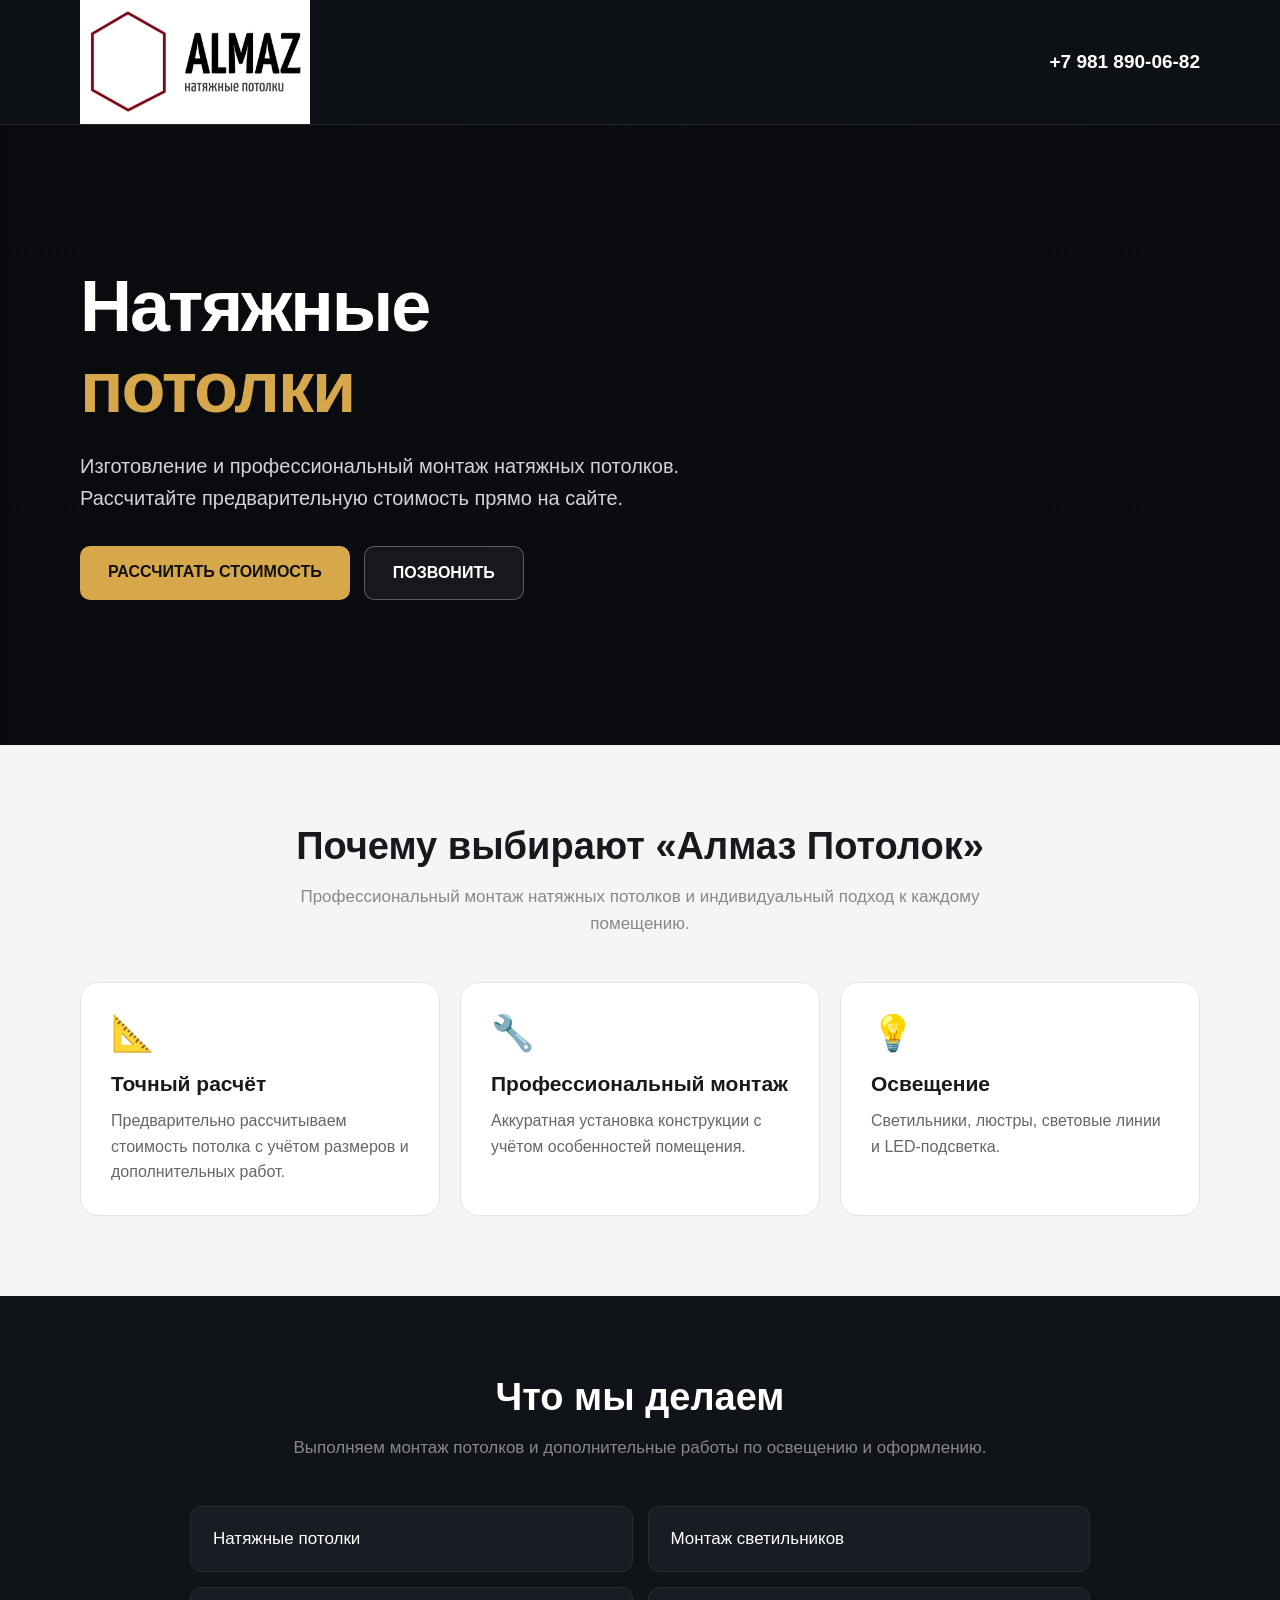
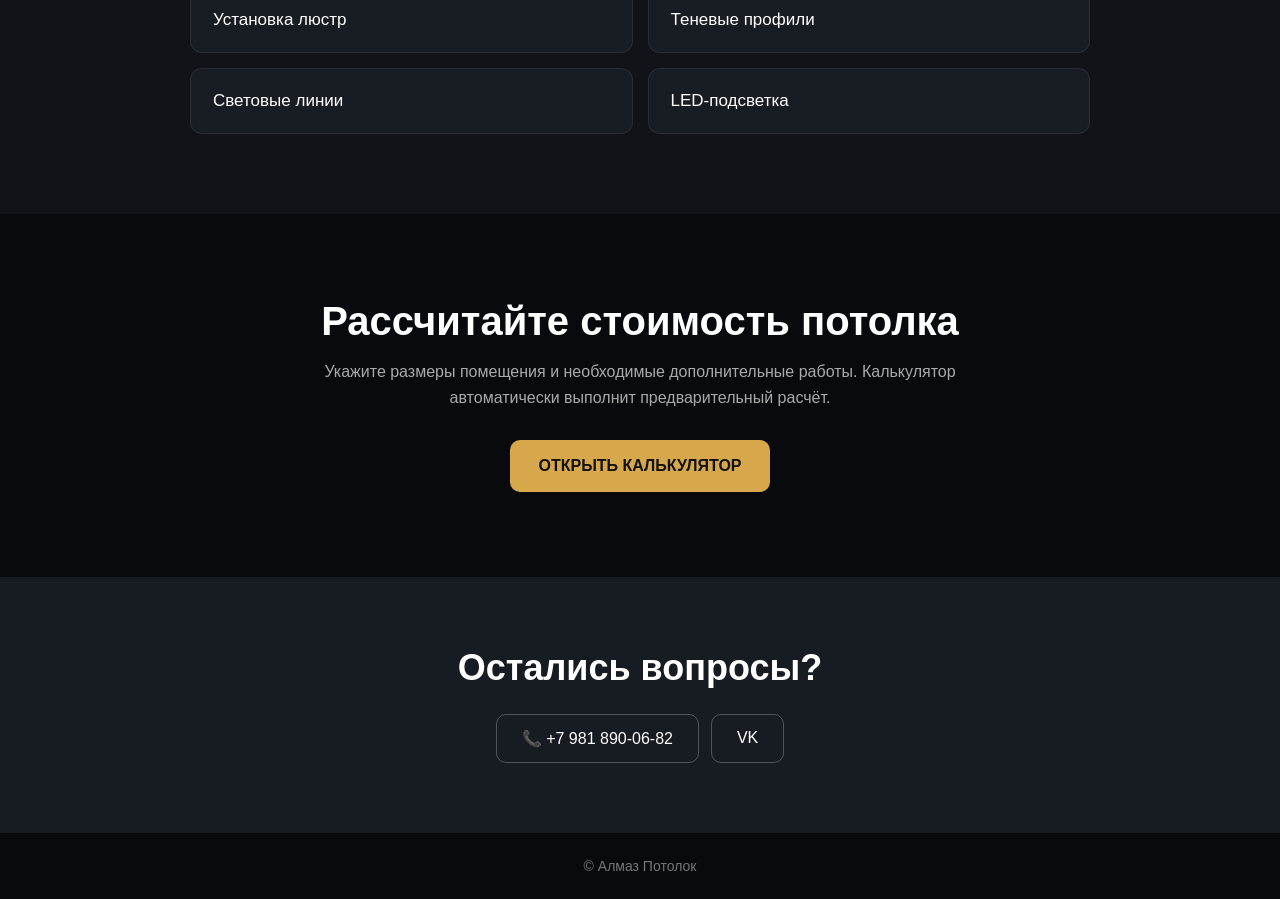
<file: site/index.html>
<!DOCTYPE html>
<html lang="ru">
<head>
<meta charset="UTF-8">
<meta name="viewport" content="width=device-width, initial-scale=1.0">

<title>Алмаз Потолок — натяжные потолки</title>

<style>
* {
  box-sizing: border-box;
}

html {
  scroll-behavior: smooth;
}

body {
  margin: 0;
  font-family: Arial, Helvetica, sans-serif;
  background: #101318;
  color: #fff;
}

a {
  text-decoration: none;
}

.container {
  width: min(1120px, calc(100% - 32px));
  margin: 0 auto;
}

/* ШАПКА */

.header {
  background: #0d1015;
  border-bottom: 1px solid rgba(255,255,255,0.1);
}

.header-inner {
  min-height: 90px;
  display: flex;
  align-items: center;
  justify-content: space-between;
  gap: 25px;
}

.logo {
  width: 230px;
  height: auto;
  display: block;
}

.phone {
  color: #fff;
  font-size: 19px;
  font-weight: bold;
}

/* ГЛАВНЫЙ ЭКРАН */

.hero {
  min-height: 620px;
  display: flex;
  align-items: center;

  background:
    linear-gradient(
      90deg,
      rgba(8,10,14,0.96),
      rgba(8,10,14,0.72),
      rgba(8,10,14,0.88)
    );

  padding: 70px 0;
}

.hero-content {
  max-width: 760px;
}

.hero h1 {
  margin: 0;
  font-size: clamp(42px, 6vw, 72px);
  line-height: 1.02;
  letter-spacing: -2px;
}

.hero h1 span {
  display: block;
  color: #d6a74b;
  margin-top: 8px;
}

.hero-text {
  margin: 25px 0 32px;
  max-width: 650px;
  color: #d2d4d8;
  font-size: 20px;
  line-height: 1.6;
}

.buttons {
  display: flex;
  gap: 14px;
  flex-wrap: wrap;
}

.button {
  display: inline-block;
  padding: 17px 28px;
  border-radius: 10px;
  font-size: 16px;
  font-weight: bold;
}

.button-main {
  background: #d6a74b;
  color: #111;
}

.button-main:hover {
  background: #e4ba65;
}

.button-dark {
  border: 1px solid rgba(255,255,255,0.3);
  color: #fff;
  background: rgba(255,255,255,0.05);
}

/* ПРЕИМУЩЕСТВА */

.section {
  padding: 80px 0;
}

.section-dark {
  background: #101318;
}

.section-light {
  background: #f4f5f7;
  color: #17191d;
}

.title {
  text-align: center;
  margin: 0 0 15px;
  font-size: 38px;
}

.subtitle {
  max-width: 700px;
  margin: 0 auto 45px;
  text-align: center;
  color: #888;
  font-size: 17px;
  line-height: 1.6;
}

.cards {
  display: grid;
  grid-template-columns: repeat(3, 1fr);
  gap: 20px;
}

.card {
  padding: 30px;
  border-radius: 18px;
  background: #181c23;
  border: 1px solid rgba(255,255,255,0.08);
}

.section-light .card {
  background: #fff;
  border: 1px solid #e5e5e5;
}

.icon {
  font-size: 35px;
  margin-bottom: 18px;
}

.card h3 {
  margin: 0 0 12px;
  font-size: 21px;
}

.card p {
  margin: 0;
  color: #aaa;
  line-height: 1.6;
}

.section-light .card p {
  color: #666;
}

/* УСЛУГИ */

.services {
  display: grid;
  grid-template-columns: repeat(2, 1fr);
  gap: 15px;
  max-width: 900px;
  margin: 0 auto;
}

.service {
  padding: 22px;
  background: #181c23;
  border-radius: 12px;
  border: 1px solid rgba(255,255,255,0.08);
  font-size: 17px;
}

/* КАЛЬКУЛЯТОР */

.calculator-section {
  padding: 85px 0;
  background: #080a0e;
  text-align: center;
}

.calculator-section h2 {
  margin: 0 0 15px;
  font-size: 40px;
}

.calculator-section p {
  max-width: 650px;
  margin: 0 auto 30px;
  color: #aaa;
  line-height: 1.6;
}

/* КОНТАКТЫ */

.contacts {
  text-align: center;
  padding: 70px 0;
  background: #171b22;
}

.contacts h2 {
  margin: 0 0 25px;
  font-size: 36px;
}

.contact-buttons {
  display: flex;
  justify-content: center;
  gap: 12px;
  flex-wrap: wrap;
}

.contact {
  padding: 14px 25px;
  border: 1px solid rgba(255,255,255,0.25);
  border-radius: 10px;
  color: #fff;
}

/* FOOTER */

.footer {
  background: #080a0e;
  color: #777;
  text-align: center;
  padding: 25px;
  font-size: 14px;
}

/* МОБИЛЬНАЯ ВЕРСИЯ */

@media (max-width: 800px) {

  .header-inner {
    min-height: 80px;
  }

  .phone {
    font-size: 15px;
  }

  .hero {
    min-height: auto;
    padding: 70px 0;
  }

  .cards {
    grid-template-columns: 1fr;
  }

  .services {
    grid-template-columns: 1fr;
  }

  .section {
    padding: 60px 0;
  }
}

@media (max-width: 550px) {

  .header-inner {
    flex-direction: column;
    padding: 15px 0;
  }

  .logo {
    width: 210px;
  }

  .hero h1 {
    font-size: 43px;
  }

  .hero-text {
    font-size: 17px;
  }

  .buttons {
    flex-direction: column;
  }

  .button {
    width: 100%;
    text-align: center;
  }

  .title {
    font-size: 30px;
  }
}
</style>
</head>

<body>

<!-- ШАПКА -->

<header class="header">
  <div class="container header-inner">

    <img
      class="logo"
      src="almaz-logo-original-clean.png"
      alt="Алмаз Потолок"
    >

    <a
      class="phone"
      href="tel:+79818900682"
    >
      +7 981 890-06-82
    </a>

  </div>
</header>


<!-- ГЛАВНЫЙ ЭКРАН -->

<section class="hero">

  <div class="container">

    <div class="hero-content">

      <h1>
        Натяжные
        <span>потолки</span>
      </h1>

      <p class="hero-text">
        Изготовление и профессиональный монтаж натяжных потолков.
        Рассчитайте предварительную стоимость прямо на сайте.
      </p>

      <div class="buttons">

        <a
          class="button button-main"
          href="../calculator.html"
        >
          РАССЧИТАТЬ СТОИМОСТЬ
        </a>

        <a
          class="button button-dark"
          href="tel:+79818900682"
        >
          ПОЗВОНИТЬ
        </a>

      </div>

    </div>

  </div>

</section>


<!-- ПРЕИМУЩЕСТВА -->

<section class="section section-light">

  <div class="container">

    <h2 class="title">
      Почему выбирают «Алмаз Потолок»
    </h2>

    <p class="subtitle">
      Профессиональный монтаж натяжных потолков и индивидуальный подход
      к каждому помещению.
    </p>

    <div class="cards">

      <div class="card">
        <div class="icon">📐</div>
        <h3>Точный расчёт</h3>
        <p>
          Предварительно рассчитываем стоимость потолка
          с учётом размеров и дополнительных работ.
        </p>
      </div>

      <div class="card">
        <div class="icon">🔧</div>
        <h3>Профессиональный монтаж</h3>
        <p>
          Аккуратная установка конструкции с учётом
          особенностей помещения.
        </p>
      </div>

      <div class="card">
        <div class="icon">💡</div>
        <h3>Освещение</h3>
        <p>
          Светильники, люстры, световые линии и LED-подсветка.
        </p>
      </div>

    </div>

  </div>

</section>


<!-- УСЛУГИ -->

<section class="section section-dark">

  <div class="container">

    <h2 class="title">
      Что мы делаем
    </h2>

    <p class="subtitle">
      Выполняем монтаж потолков и дополнительные работы
      по освещению и оформлению.
    </p>

    <div class="services">

      <div class="service">
        Натяжные потолки
      </div>

      <div class="service">
        Монтаж светильников
      </div>

      <div class="service">
        Установка люстр
      </div>

      <div class="service">
        Теневые профили
      </div>

      <div class="service">
        Световые линии
      </div>

      <div class="service">
        LED-подсветка
      </div>

    </div>

  </div>

</section>


<!-- КАЛЬКУЛЯТОР -->

<section class="calculator-section">

  <div class="container">

    <h2>
      Рассчитайте стоимость потолка
    </h2>

    <p>
      Укажите размеры помещения и необходимые дополнительные работы.
      Калькулятор автоматически выполнит предварительный расчёт.
    </p>

    <a
      class="button button-main"
      href="../calculator.html"
    >
      ОТКРЫТЬ КАЛЬКУЛЯТОР
    </a>

  </div>

</section>


<!-- КОНТАКТЫ -->

<section class="contacts">

  <div class="container">

    <h2>
      Остались вопросы?
    </h2>

    <div class="contact-buttons">

      <a
        class="contact"
        href="tel:+79818900682"
      >
        📞 +7 981 890-06-82
      </a>

      <a
        class="contact"
        href="https://vk.ru/potolokalmaz"
        target="_blank"
      >
        VK
      </a>

    </div>

  </div>

</section>


<footer class="footer">
  © Алмаз Потолок
</footer>

</body>
</html>
</file>
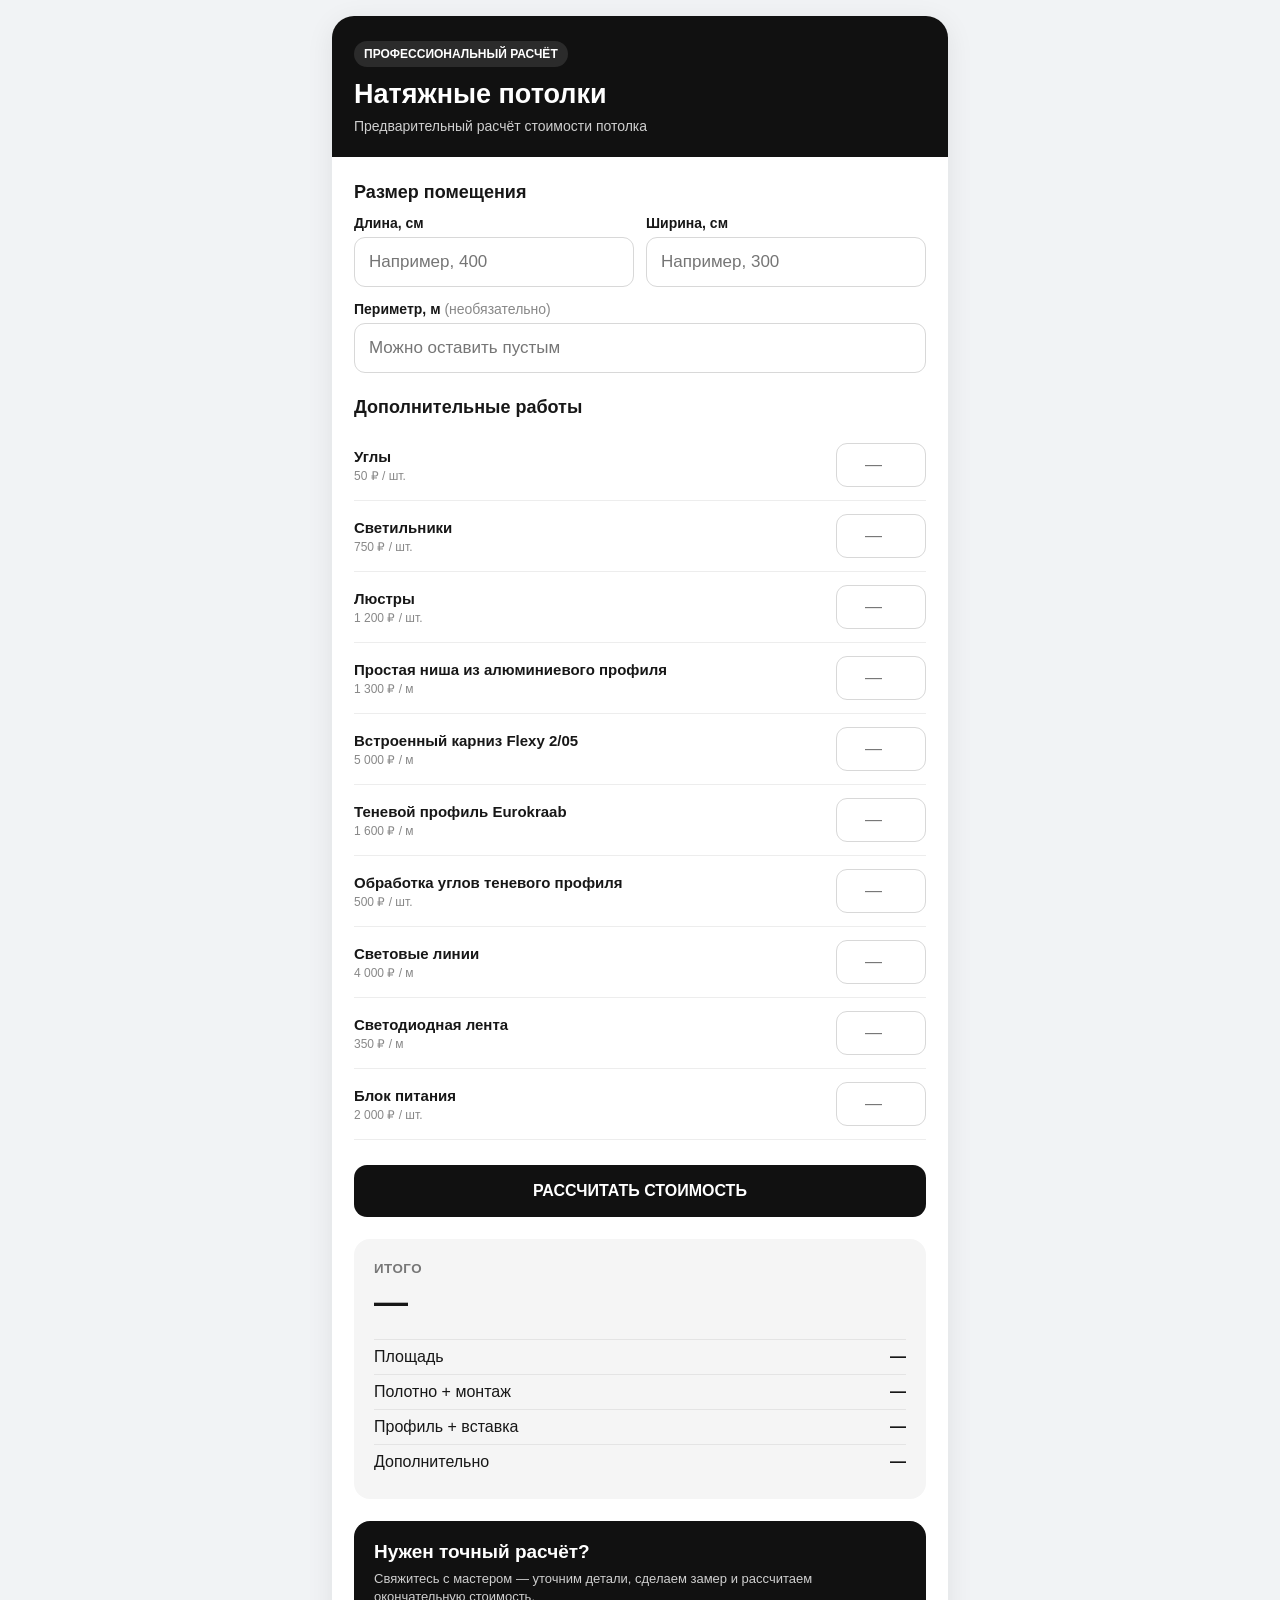
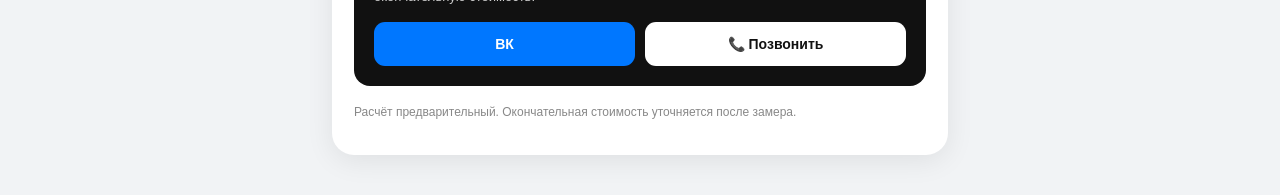
<file: calculator.html>
<!doctype html>
<html lang="ru">
<head>
<meta charset="UTF-8">
<meta name="viewport" content="width=device-width, initial-scale=1">
<title>Калькулятор натяжных потолков</title>

<style>
*{box-sizing:border-box}

body{
margin:0;
background:#f1f3f5;
color:#171717;
font-family:-apple-system,BlinkMacSystemFont,"Segoe UI",Arial,sans-serif;
}

.page{
max-width:640px;
margin:auto;
padding:16px 12px 40px;
}

.card{
background:#fff;
border-radius:22px;
padding:22px;
box-shadow:0 6px 28px rgba(0,0,0,.08);
}

.header{
background:#111;
color:#fff;
margin:-22px -22px 25px;
padding:25px 22px 23px;
border-radius:22px 22px 0 0;
}

.header h1{
margin:0;
font-size:27px;
line-height:1.15;
}

.header p{
margin:8px 0 0;
color:#cfcfcf;
font-size:14px;
}

.badge{
display:inline-block;
margin-bottom:12px;
padding:6px 10px;
border-radius:20px;
background:#2b2b2b;
font-size:12px;
font-weight:700;
}

h2{
font-size:18px;
margin:24px 0 12px;
}

.grid{
display:grid;
grid-template-columns:1fr 1fr;
gap:12px;
}

label{
display:block;
font-weight:600;
font-size:14px;
margin-bottom:14px;
}

input{
width:100%;
margin-top:6px;
padding:14px;
border:1px solid #d8d8d8;
border-radius:11px;
font-size:17px;
outline:none;
background:#fff;
}

input:focus{
border-color:#111;
box-shadow:0 0 0 2px rgba(0,0,0,.06);
}

.row{
display:flex;
align-items:center;
justify-content:space-between;
gap:12px;
padding:13px 0;
border-bottom:1px solid #ededed;
}

.row div{
flex:1;
}

.row b{
display:block;
font-size:15px;
}

.row small{
display:block;
margin-top:4px;
color:#888;
font-size:12px;
}

.row input{
width:90px;
margin:0;
text-align:center;
padding:11px 8px;
}

.calc{
width:100%;
border:0;
border-radius:13px;
padding:17px;
margin-top:25px;
background:#111;
color:#fff;
font-size:16px;
font-weight:800;
cursor:pointer;
}

.calc:active{
transform:scale(.99);
}

.result{
margin-top:22px;
padding:20px;
border-radius:16px;
background:#f5f5f5;
}

.result>small{
color:#777;
font-weight:700;
letter-spacing:.5px;
}

.result strong{
display:block;
font-size:34px;
margin:5px 0 18px;
}

.r{
display:flex;
justify-content:space-between;
gap:15px;
padding:8px 0;
border-top:1px solid #e4e4e4;
}

.contact{
margin-top:22px;
padding:20px;
border-radius:16px;
background:#111;
color:#fff;
}

.contact h3{
margin:0 0 7px;
font-size:19px;
}

.contact p{
margin:0 0 16px;
color:#cfcfcf;
font-size:13px;
line-height:1.4;
}

.contact-buttons{
display:grid;
grid-template-columns:1fr 1fr;
gap:10px;
}

.contact-buttons a{
display:flex;
align-items:center;
justify-content:center;
text-decoration:none;
padding:14px 8px;
border-radius:11px;
font-weight:800;
font-size:14px;
}

.vk{
background:#0077ff;
color:#fff;
}

.phone{
background:#fff;
color:#111;
}

.note{
color:#888;
font-size:12px;
line-height:1.4;
margin-top:18px;
}

@media(max-width:450px){
.card{
padding:17px;
}

.header{
margin:-17px -17px 22px;
padding:22px 17px;
}

.header h1{
font-size:24px;
}

.grid{
grid-template-columns:1fr;
gap:0;
}

.contact-buttons{
grid-template-columns:1fr;
}
}
</style>
</head>

<body>

<div class="page">
<div class="card">

<div class="header">
<div class="badge">ПРОФЕССИОНАЛЬНЫЙ РАСЧЁТ</div>
<h1>Натяжные потолки</h1>
<p>Предварительный расчёт стоимости потолка</p>
</div>

<h2>Размер помещения</h2>

<div class="grid">

<label>
Длина, см
<input id="length" type="number" min="0" step="1" placeholder="Например, 400">
</label>

<label>
Ширина, см
<input id="width" type="number" min="0" step="1" placeholder="Например, 300">
</label>

</div>

<label>
Периметр, м <span style="color:#888;font-weight:400;">(необязательно)</span>
<input id="perimeter" type="number" min="0" step="0.01" placeholder="Можно оставить пустым">
</label>

<h2>Дополнительные работы</h2>

<div class="row">
<div>
<b>Углы</b>
<small>50 ₽ / шт.</small>
</div>
<input id="corners" type="number" min="0" step="1" placeholder="—">
</div>

<div class="row">
<div>
<b>Светильники</b>
<small>750 ₽ / шт.</small>
</div>
<input id="spots" type="number" min="0" step="1" placeholder="—">
</div>

<div class="row">
<div>
<b>Люстры</b>
<small>1 200 ₽ / шт.</small>
</div>
<input id="chandeliers" type="number" min="0" step="1" placeholder="—">
</div>

<div class="row">
<div>
<b>Простая ниша из алюминиевого профиля</b>
<small>1 300 ₽ / м</small>
</div>
<input id="niche" type="number" min="0" step="0.1" placeholder="—">
</div>

<div class="row">
<div>
<b>Встроенный карниз Flexy 2/05</b>
<small>5 000 ₽ / м</small>
</div>
<input id="flexy" type="number" min="0" step="0.1" placeholder="—">
</div>

<div class="row">
<div>
<b>Теневой профиль Eurokraab</b>
<small>1 600 ₽ / м</small>
</div>
<input id="euro" type="number" min="0" step="0.1" placeholder="—">
</div>

<div class="row">
<div>
<b>Обработка углов теневого профиля</b>
<small>500 ₽ / шт.</small>
</div>
<input id="shadow" type="number" min="0" step="1" placeholder="—">
</div>

<div class="row">
<div>
<b>Световые линии</b>
<small>4 000 ₽ / м</small>
</div>
<input id="lines" type="number" min="0" step="0.1" placeholder="—">
</div>

<div class="row">
<div>
<b>Светодиодная лента</b>
<small>350 ₽ / м</small>
</div>
<input id="led" type="number" min="0" step="0.1" placeholder="—">
</div>

<div class="row">
<div>
<b>Блок питания</b>
<small>2 000 ₽ / шт.</small>
</div>
<input id="power" type="number" min="0" step="1" placeholder="—">
</div>

<button class="calc" onclick="calculate()">
РАССЧИТАТЬ СТОИМОСТЬ
</button>

<div class="result">
<small>ИТОГО</small>
<strong id="total">—</strong>

<div class="r">
<span>Площадь</span>
<b id="area">—</b>
</div>

<div class="r">
<span>Полотно + монтаж</span>
<b id="base">—</b>
</div>

<div class="r">
<span>Профиль + вставка</span>
<b id="profile">—</b>
</div>

<div class="r">
<span>Дополнительно</span>
<b id="extra">—</b>
</div>
</div>

<div class="contact">

<h3>Нужен точный расчёт?</h3>

<p>
Свяжитесь с мастером — уточним детали, сделаем замер и рассчитаем окончательную стоимость.
</p>

<div class="contact-buttons">

<a class="vk"
href="https://vk.ru/potolokalmaz"
target="_blank">
ВК
</a>

<a class="phone"
href="tel:+79818900682">
📞 Позвонить
</a>

</div>

</div>

<p class="note">
Расчёт предварительный. Окончательная стоимость уточняется после замера.
</p>

</div>
</div>

<script>

function value(id){
const element=document.getElementById(id);
const number=parseFloat(element.value);
return Number.isFinite(number) && number > 0 ? number : 0;
}

function rubles(number){
return Math.round(number).toLocaleString("ru-RU") + " ₽";
}

function calculate(){

const length=value("length");
const width=value("width");
const perimeter=value("perimeter");

if(length<=0 || width<=0){

document.getElementById("total").textContent="—";
document.getElementById("area").textContent="—";
document.getElementById("base").textContent="—";
document.getElementById("profile").textContent="—";
document.getElementById("extra").textContent="—";

return;
}

const area=length*width/10000;

const base=area*990;

const profile=perimeter>0 ? perimeter*200 : 0;

let extra=0;

extra += value("corners")*50;
extra += value("spots")*750;
extra += value("chandeliers")*1200;
extra += value("niche")*1300;
extra += value("flexy")*5000;
extra += value("euro")*1600;
extra += value("shadow")*500;
extra += value("lines")*4000;
extra += value("led")*350;
extra += value("power")*2000;

document.getElementById("area").textContent=
area.toFixed(2)+" м²";

document.getElementById("base").textContent=
rubles(base);

document.getElementById("profile").textContent=
perimeter>0 ? rubles(profile) : "Не указан";

document.getElementById("extra").textContent=
rubles(extra);

document.getElementById("total").textContent=
rubles(base+profile+extra);

}

</script>

</body>
</html>
</file>
